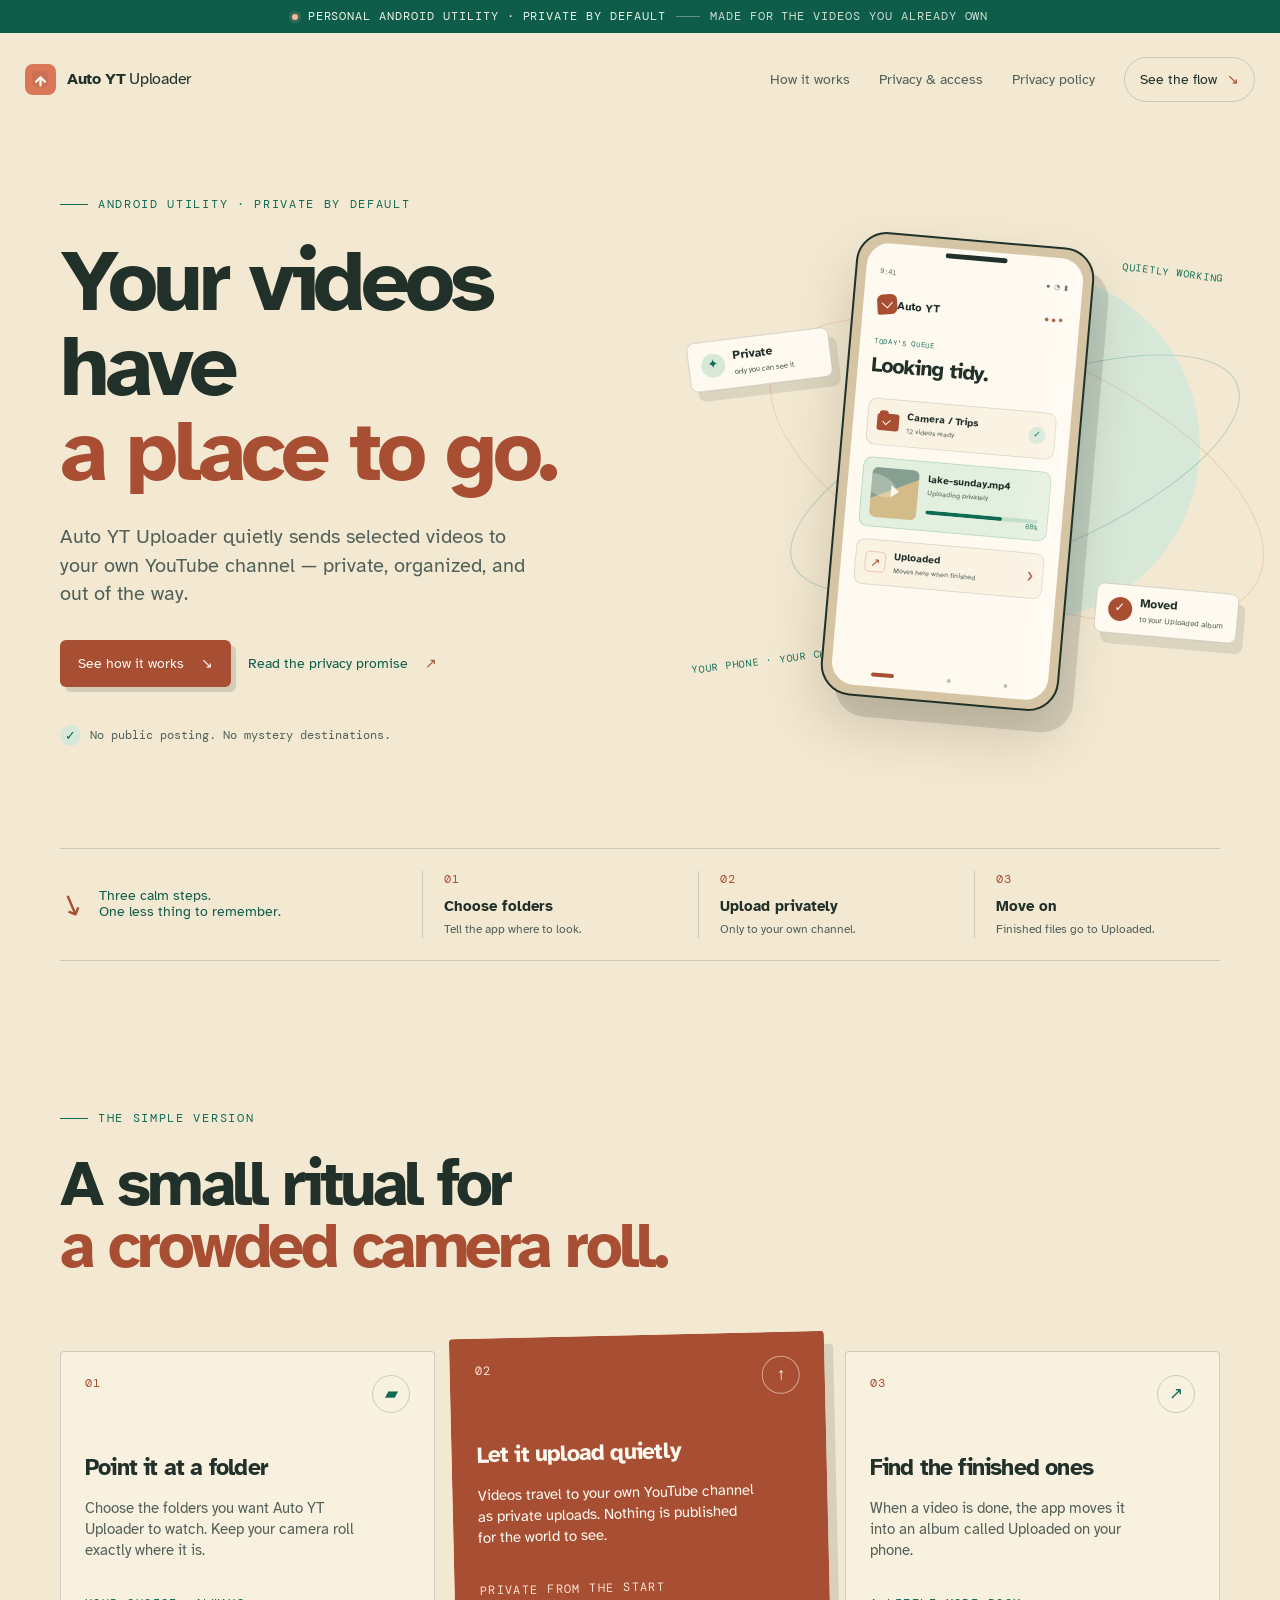
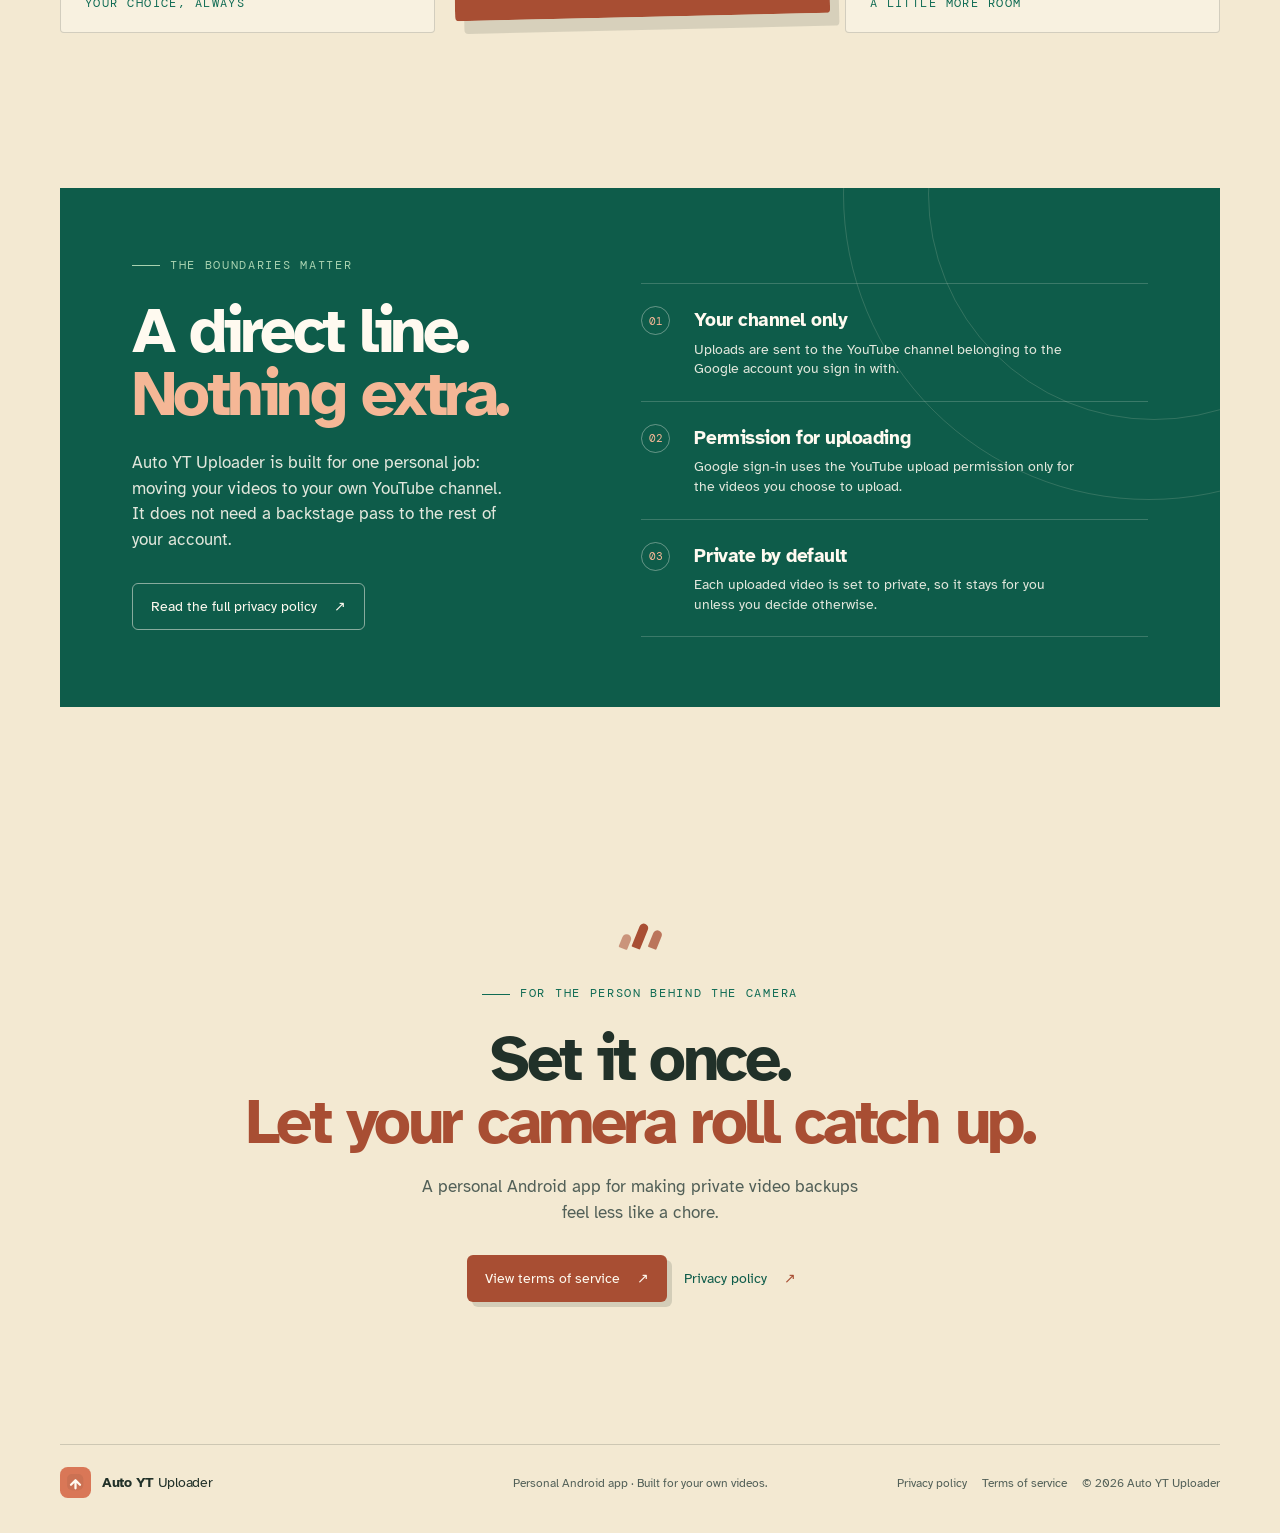
<file: site/index.html>
<!doctype html>
<html lang="en">
<head>
  <meta charset="utf-8">
  <meta name="viewport" content="width=device-width, initial-scale=1">
  <meta name="description" content="Auto YT Uploader is a personal Android app that privately uploads videos from chosen folders to your own YouTube channel, then files them away on your phone.">
  <meta name="theme-color" content="#f3e9d2">
  <title>Auto YT Uploader — A calmer place for your camera roll</title>
  <link rel="stylesheet" href="styles.css">
  <script src="script.js" defer></script>
</head>
<body>
  <a class="skip-link" href="#main">Skip to main content</a>
  <header class="page-header">
  <div class="announcement">
    <span class="announcement-dot"></span>
    <span>Personal Android utility · private by default</span>
    <span class="announcement-line"></span>
    <span class="announcement-detail">Made for the videos you already own</span>
  </div>

  <div class="site-header">
    <a class="brand" href="index.html" aria-label="Auto YT Uploader home">
      <img class="brand-logo" src="logo.svg" alt="" width="31" height="31">
      <span class="brand-name"><strong>Auto YT</strong> Uploader</span>
    </a>

    <button class="menu-toggle" type="button" aria-expanded="false" aria-controls="site-nav" aria-label="Menu">
      <span></span><span></span>
    </button>

    <nav class="site-nav" id="site-nav" aria-label="Primary navigation">
      <a href="#how-it-works">How it works</a>
      <a href="#privacy">Privacy &amp; access</a>
      <a href="privacy.html">Privacy policy</a>
      <a class="nav-pill" href="#how-it-works">See the flow <span aria-hidden="true">↘</span></a>
    </nav>
  </div>
  </header>

  <main id="main" tabindex="-1">
    <section class="hero section-shell" aria-labelledby="hero-title">
      <div class="hero-copy">
        <p class="eyebrow"><span class="eyebrow-rule"></span>Android utility · private by default</p>
        <h1 id="hero-title">Your videos have<br><em>a place to go.</em></h1>
        <p class="hero-lede">Auto YT Uploader quietly sends selected videos to your own YouTube channel — private, organized, and out of the way.</p>
        <div class="hero-actions">
          <a class="button button-primary" href="#how-it-works">See how it works <span aria-hidden="true">↘</span></a>
          <a class="button button-text" href="privacy.html">Read the privacy promise <span aria-hidden="true">↗</span></a>
        </div>
        <div class="hero-note">
          <span class="note-icon" aria-hidden="true">✓</span>
          <span>No public posting. No mystery destinations.</span>
        </div>
      </div>

      <div class="hero-visual" role="img" aria-label="Illustration of the app on a phone: a video uploads privately, then moves to the Uploaded album.">
        <div class="sun-disc" aria-hidden="true"></div>
        <div class="orbit orbit-one" aria-hidden="true"></div>
        <div class="orbit orbit-two" aria-hidden="true"></div>
        <span class="visual-label label-top">quietly working</span>
        <span class="visual-label label-bottom">your phone · your channel</span>

        <div class="phone" aria-hidden="true">
          <div class="phone-speaker"></div>
          <div class="phone-screen">
            <div class="phone-status"><span>9:41</span><span>● ◔ ▮</span></div>
            <div class="phone-appbar">
              <span class="mini-logo"><span></span></span>
              <span>Auto YT</span>
              <span class="appbar-menu">•••</span>
            </div>
            <div class="phone-greeting">
              <span class="tiny-overline">TODAY'S QUEUE</span>
              <strong>Looking tidy.</strong>
            </div>
            <div class="folder-card">
              <div class="folder-icon"><span></span></div>
              <div><strong>Camera / Trips</strong><small>12 videos ready</small></div>
              <span class="folder-check">✓</span>
            </div>
            <div class="upload-card">
              <div class="video-thumb"><span class="play-triangle"></span></div>
              <div class="upload-info"><strong>lake-sunday.mp4</strong><small>Uploading privately</small><div class="progress"><span></span></div><em>68%</em></div>
            </div>
            <div class="album-row"><span class="album-icon">↗</span><div><strong>Uploaded</strong><small>Moves here when finished</small></div><span class="album-arrow">›</span></div>
            <div class="phone-bottom-nav"><span class="active"></span><span></span><span></span></div>
          </div>
        </div>

        <div class="floating-card card-private"><span class="floating-icon">✦</span><div><strong>Private</strong><small>only you can see it</small></div></div>
        <div class="floating-card card-done"><span class="done-check">✓</span><div><strong>Moved</strong><small>to your Uploaded album</small></div></div>
      </div>
    </section>

    <section class="proof-strip section-shell" aria-label="Key product promises">
      <div class="proof-intro"><span class="scribble-arrow" aria-hidden="true">↘</span><span>Three calm steps.<br>One less thing to remember.</span></div>
      <ol class="proof-list" role="list">
        <li class="proof-item"><span class="proof-number" aria-hidden="true">01</span><strong>Choose folders</strong><small>Tell the app where to look.</small></li>
        <li class="proof-item"><span class="proof-number" aria-hidden="true">02</span><strong>Upload privately</strong><small>Only to your own channel.</small></li>
        <li class="proof-item"><span class="proof-number" aria-hidden="true">03</span><strong>Move on</strong><small>Finished files go to Uploaded.</small></li>
      </ol>
    </section>

    <section class="steps section-shell" id="how-it-works" aria-labelledby="steps-title">
      <div class="section-heading">
        <p class="eyebrow"><span class="eyebrow-rule"></span>The simple version</p>
        <h2 id="steps-title">A small ritual for<br><em>a crowded camera roll.</em></h2>
      </div>
      <ol class="step-list" role="list">
        <li class="step-card">
          <div class="step-topline"><span class="step-index" aria-hidden="true">01</span><span class="step-icon icon-folder" aria-hidden="true">▰</span></div>
          <h3>Point it at a folder</h3>
          <p>Choose the folders you want Auto YT Uploader to watch. Keep your camera roll exactly where it is.</p>
          <span class="step-caption">Your choice, always</span>
        </li>
        <li class="step-card step-card-featured">
          <div class="step-topline"><span class="step-index" aria-hidden="true">02</span><span class="step-icon icon-cloud" aria-hidden="true">↑</span></div>
          <h3>Let it upload quietly</h3>
          <p>Videos travel to your own YouTube channel as private uploads. Nothing is published for the world to see.</p>
          <span class="step-caption">Private from the start</span>
        </li>
        <li class="step-card">
          <div class="step-topline"><span class="step-index" aria-hidden="true">03</span><span class="step-icon icon-archive" aria-hidden="true">↗</span></div>
          <h3>Find the finished ones</h3>
          <p>When a video is done, the app moves it into an album called Uploaded on your phone.</p>
          <span class="step-caption">A little more room</span>
        </li>
      </ol>
    </section>

    <section class="privacy section-shell" id="privacy" aria-labelledby="privacy-title">
      <div class="privacy-panel">
        <div class="privacy-main">
          <p class="eyebrow eyebrow-light"><span class="eyebrow-rule"></span>The boundaries matter</p>
          <h2 id="privacy-title">A direct line.<br><em>Nothing extra.</em></h2>
          <p>Auto YT Uploader is built for one personal job: moving your videos to your own YouTube channel. It does not need a backstage pass to the rest of your account.</p>
          <a class="button button-light" href="privacy.html">Read the full privacy policy <span aria-hidden="true">↗</span></a>
        </div>
        <div class="privacy-list">
          <div class="privacy-row"><span class="privacy-badge" aria-hidden="true">01</span><div><h3>Your channel only</h3><p>Uploads are sent to the YouTube channel belonging to the Google account you sign in with.</p></div></div>
          <div class="privacy-row"><span class="privacy-badge" aria-hidden="true">02</span><div><h3>Permission for uploading</h3><p>Google sign-in uses the YouTube upload permission only for the videos you choose to upload.</p></div></div>
          <div class="privacy-row"><span class="privacy-badge" aria-hidden="true">03</span><div><h3>Private by default</h3><p>Each uploaded video is set to private, so it stays for you unless you decide otherwise.</p></div></div>
        </div>
      </div>
    </section>

    <section class="closing section-shell" aria-labelledby="closing-title">
      <div class="closing-mark" aria-hidden="true"><span></span><span></span><span></span></div>
      <p class="eyebrow"><span class="eyebrow-rule"></span>For the person behind the camera</p>
      <h2 id="closing-title">Set it once.<br><em>Let your camera roll catch up.</em></h2>
      <p class="closing-copy">A personal Android app for making private video backups feel less like a chore.</p>
      <div class="closing-links"><a class="button button-primary" href="terms.html">View terms of service <span aria-hidden="true">↗</span></a><a class="button button-text" href="privacy.html">Privacy policy <span aria-hidden="true">↗</span></a></div>
    </section>
  </main>

  <footer class="site-footer section-shell">
    <a class="brand brand-footer" href="index.html" aria-label="Auto YT Uploader home"><img class="brand-logo" src="logo.svg" alt="" width="31" height="31"><span class="brand-name"><strong>Auto YT</strong> Uploader</span></a>
    <p>Personal Android app · Built for your own videos.</p>
    <div class="footer-links"><a href="privacy.html">Privacy policy</a><a href="terms.html">Terms of service</a><span>© <span id="year"></span> Auto YT Uploader</span></div>
  </footer>
</body>
</html>
</file>
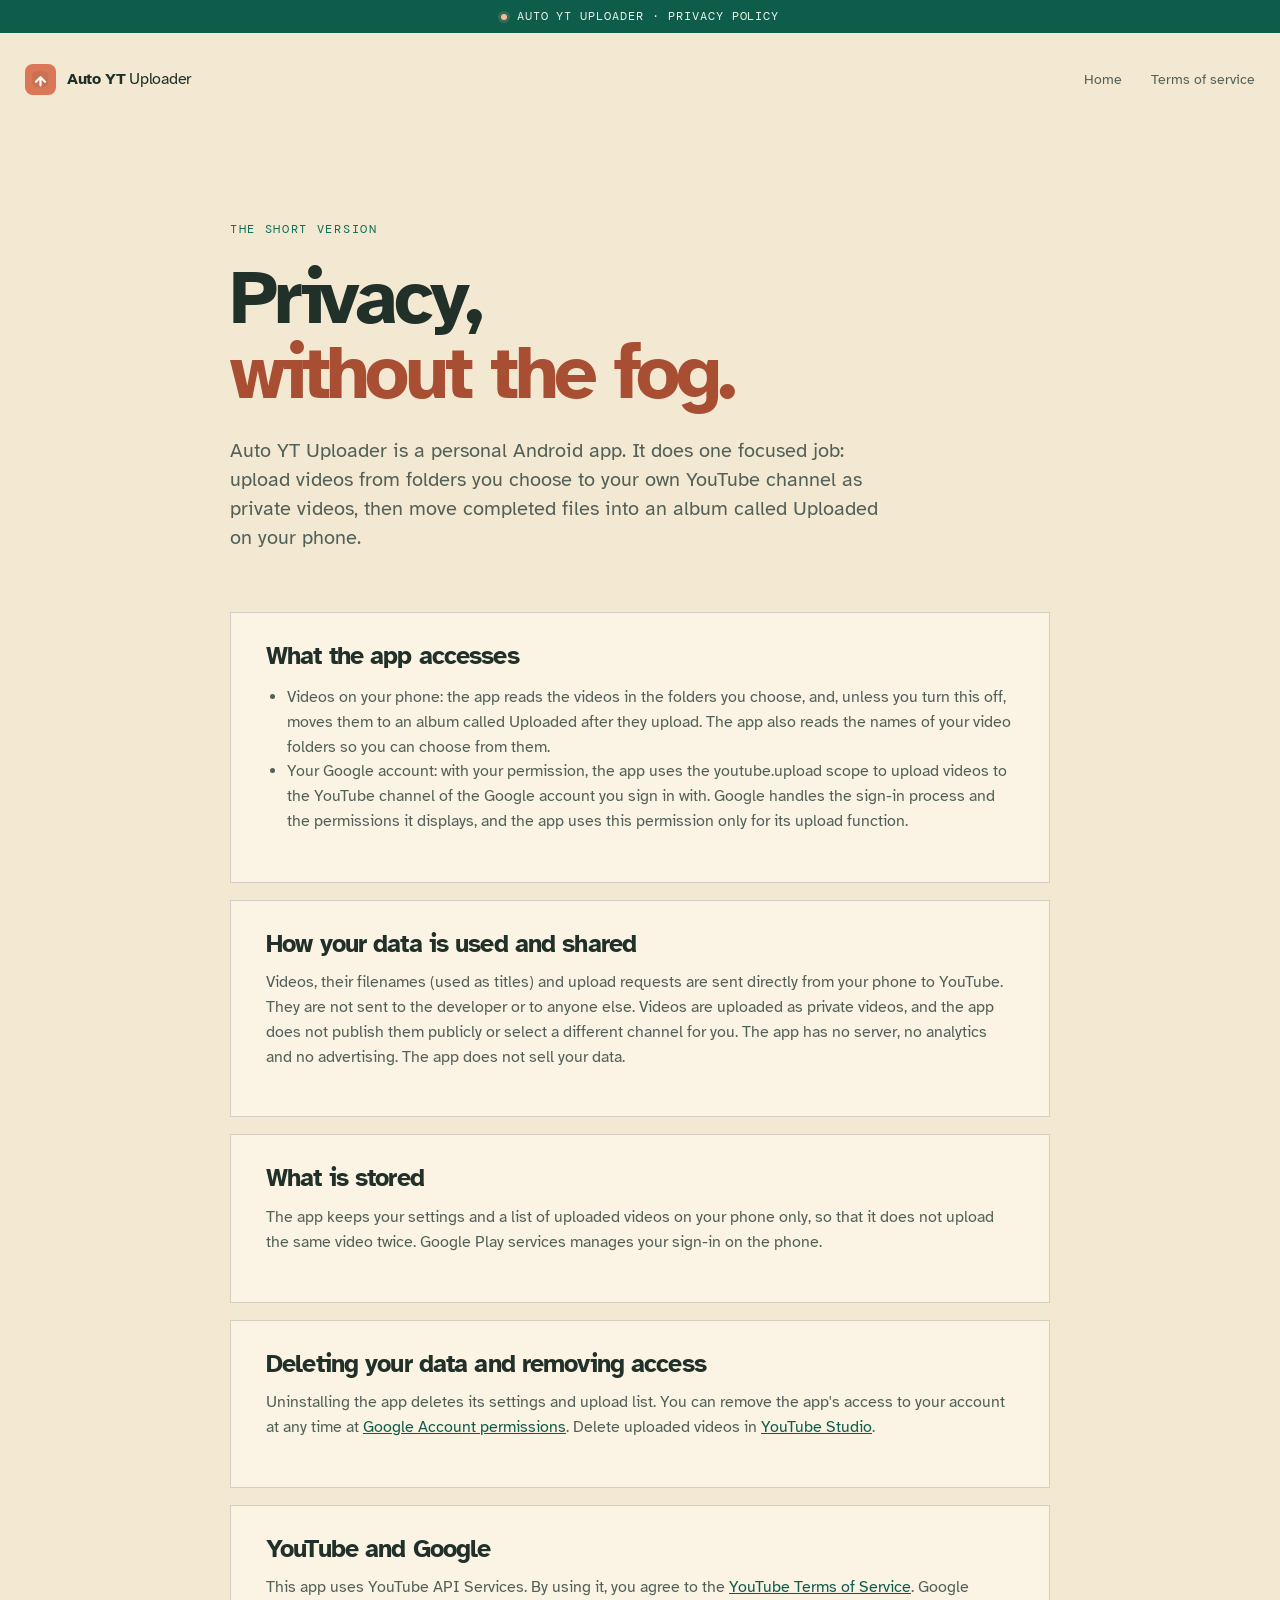
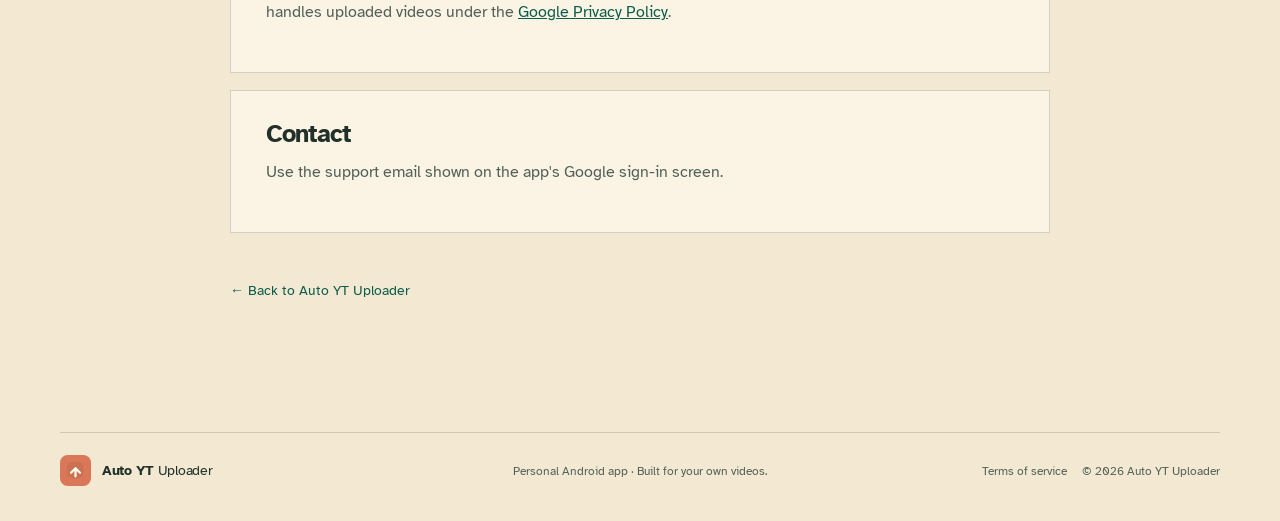
<file: site/privacy.html>
<!doctype html>
<html lang="en" class="legal-page">
<head>
  <meta charset="utf-8">
  <meta name="viewport" content="width=device-width, initial-scale=1">
  <meta name="description" content="Privacy policy for Auto YT Uploader.">
  <meta name="theme-color" content="#f3e9d2">
  <title>Privacy policy — Auto YT Uploader</title>
  <link rel="stylesheet" href="styles.css">
  <script src="script.js" defer></script>
</head>
<body>
  <a class="skip-link" href="#main">Skip to main content</a>
  <header class="page-header">
  <div class="announcement"><span class="announcement-dot"></span><span>Auto YT Uploader · privacy policy</span></div>
  <div class="site-header">
    <a class="brand" href="index.html" aria-label="Auto YT Uploader home"><img class="brand-logo" src="logo.svg" alt="" width="31" height="31"><span class="brand-name"><strong>Auto YT</strong> Uploader</span></a>
    <nav class="site-nav" aria-label="Legal navigation"><a href="index.html">Home</a><a href="terms.html">Terms of service</a></nav>
  </div>
  </header>
  <main class="legal-wrap section-shell" id="main" tabindex="-1">
    <p class="legal-kicker">The short version</p>
    <h1>Privacy,<br><em>without the fog.</em></h1>
    <p class="legal-intro">Auto YT Uploader is a personal Android app. It does one focused job: upload videos from folders you choose to your own YouTube channel as private videos, then move completed files into an album called Uploaded on your phone.</p>
    <section class="legal-card"><h2>What the app accesses</h2><ul><li>Videos on your phone: the app reads the videos in the folders you choose, and, unless you turn this off, moves them to an album called Uploaded after they upload. The app also reads the names of your video folders so you can choose from them.</li><li>Your Google account: with your permission, the app uses the youtube.upload scope to upload videos to the YouTube channel of the Google account you sign in with. Google handles the sign-in process and the permissions it displays, and the app uses this permission only for its upload function.</li></ul></section>
    <section class="legal-card"><h2>How your data is used and shared</h2><p>Videos, their filenames (used as titles) and upload requests are sent directly from your phone to YouTube. They are not sent to the developer or to anyone else. Videos are uploaded as private videos, and the app does not publish them publicly or select a different channel for you. The app has no server, no analytics and no advertising. The app does not sell your data.</p></section>
    <section class="legal-card"><h2>What is stored</h2><p>The app keeps your settings and a list of uploaded videos on your phone only, so that it does not upload the same video twice. Google Play services manages your sign-in on the phone.</p></section>
    <section class="legal-card"><h2>Deleting your data and removing access</h2><p>Uninstalling the app deletes its settings and upload list. You can remove the app's access to your account at any time at <a href="https://myaccount.google.com/permissions">Google Account permissions</a>. Delete uploaded videos in <a href="https://studio.youtube.com">YouTube Studio</a>.</p></section>
    <section class="legal-card"><h2>YouTube and Google</h2><p>This app uses YouTube API Services. By using it, you agree to the <a href="https://www.youtube.com/t/terms">YouTube Terms of Service</a>. Google handles uploaded videos under the <a href="https://policies.google.com/privacy">Google Privacy Policy</a>.</p></section>
    <section class="legal-card"><h2>Contact</h2><p>Use the support email shown on the app's Google sign-in screen.</p></section>
    <a class="legal-back" href="index.html">← Back to Auto YT Uploader</a>
  </main>
  <footer class="site-footer section-shell"><a class="brand brand-footer" href="index.html" aria-label="Auto YT Uploader home"><img class="brand-logo" src="logo.svg" alt="" width="31" height="31"><span class="brand-name"><strong>Auto YT</strong> Uploader</span></a><p>Personal Android app · Built for your own videos.</p><div class="footer-links"><a href="terms.html">Terms of service</a><span>© <span id="year"></span> Auto YT Uploader</span></div></footer>
</body>
</html>
</file>
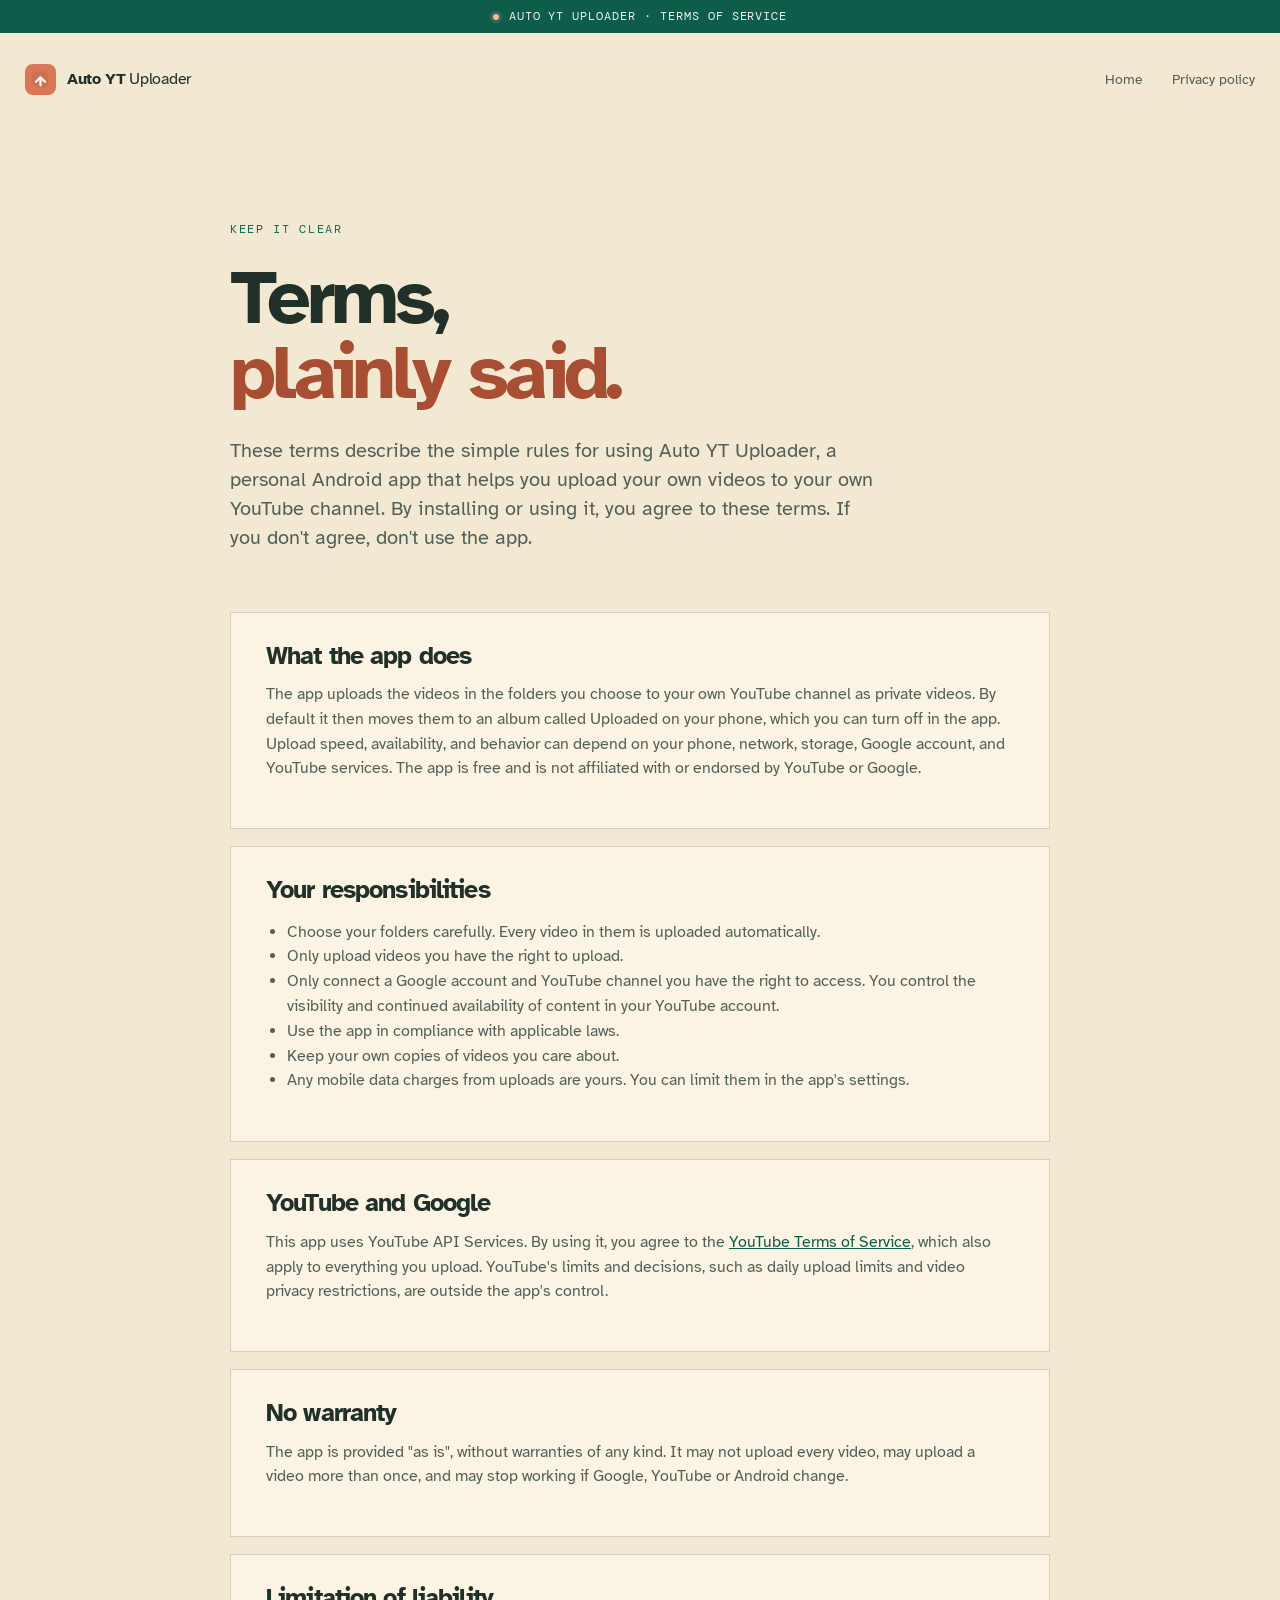
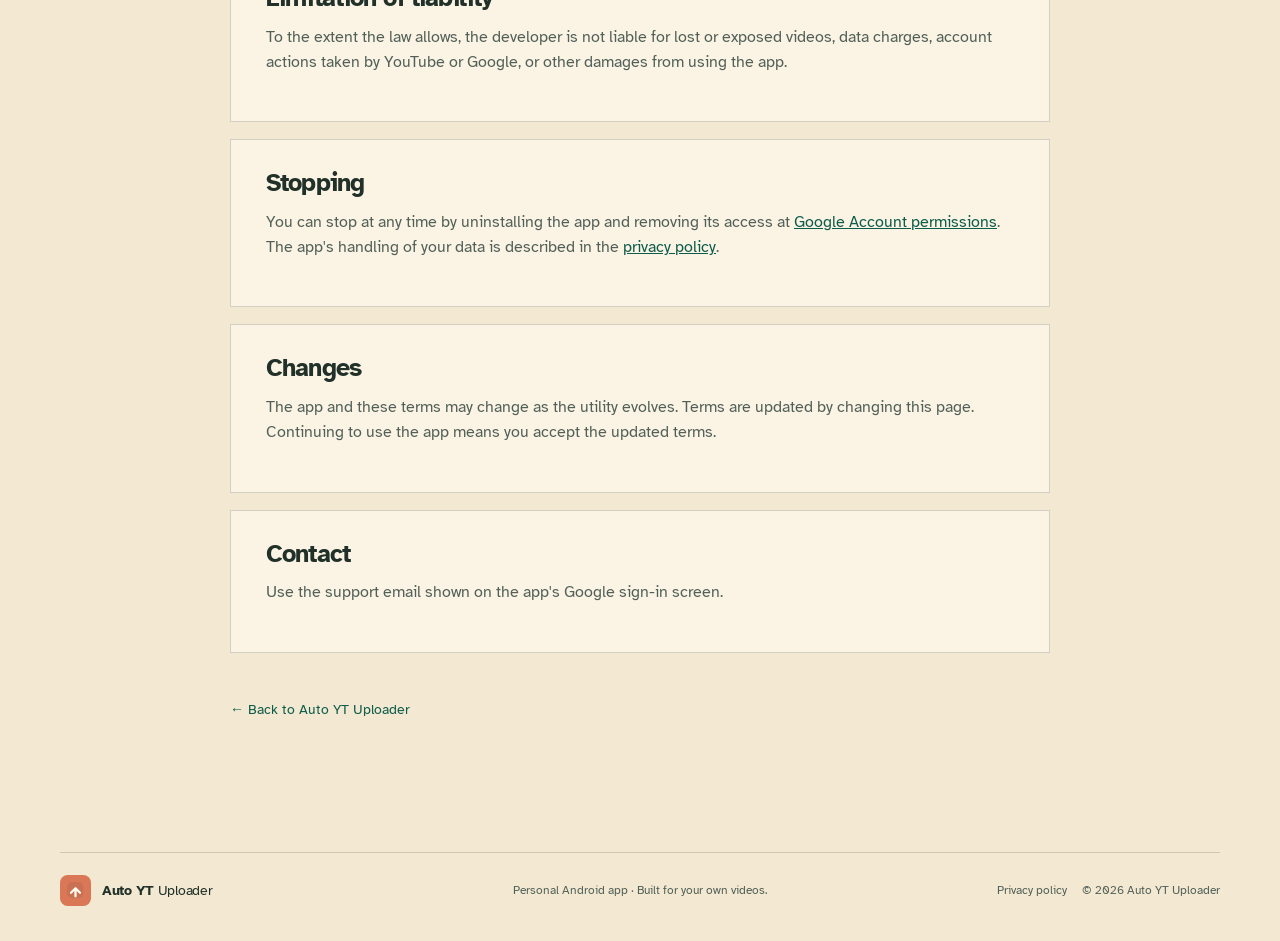
<file: site/terms.html>
<!doctype html>
<html lang="en" class="legal-page">
<head>
  <meta charset="utf-8">
  <meta name="viewport" content="width=device-width, initial-scale=1">
  <meta name="description" content="Terms of service for Auto YT Uploader.">
  <meta name="theme-color" content="#f3e9d2">
  <title>Terms of service — Auto YT Uploader</title>
  <link rel="stylesheet" href="styles.css">
  <script src="script.js" defer></script>
</head>
<body>
  <a class="skip-link" href="#main">Skip to main content</a>
  <header class="page-header">
  <div class="announcement"><span class="announcement-dot"></span><span>Auto YT Uploader · terms of service</span></div>
  <div class="site-header">
    <a class="brand" href="index.html" aria-label="Auto YT Uploader home"><img class="brand-logo" src="logo.svg" alt="" width="31" height="31"><span class="brand-name"><strong>Auto YT</strong> Uploader</span></a>
    <nav class="site-nav" aria-label="Legal navigation"><a href="index.html">Home</a><a href="privacy.html">Privacy policy</a></nav>
  </div>
  </header>
  <main class="legal-wrap section-shell" id="main" tabindex="-1">
    <p class="legal-kicker">Keep it clear</p>
    <h1>Terms,<br><em>plainly said.</em></h1>
    <p class="legal-intro">These terms describe the simple rules for using Auto YT Uploader, a personal Android app that helps you upload your own videos to your own YouTube channel. By installing or using it, you agree to these terms. If you don't agree, don't use the app.</p>
    <section class="legal-card"><h2>What the app does</h2><p>The app uploads the videos in the folders you choose to your own YouTube channel as private videos. By default it then moves them to an album called Uploaded on your phone, which you can turn off in the app. Upload speed, availability, and behavior can depend on your phone, network, storage, Google account, and YouTube services. The app is free and is not affiliated with or endorsed by YouTube or Google.</p></section>
    <section class="legal-card"><h2>Your responsibilities</h2><ul><li>Choose your folders carefully. Every video in them is uploaded automatically.</li><li>Only upload videos you have the right to upload.</li><li>Only connect a Google account and YouTube channel you have the right to access. You control the visibility and continued availability of content in your YouTube account.</li><li>Use the app in compliance with applicable laws.</li><li>Keep your own copies of videos you care about.</li><li>Any mobile data charges from uploads are yours. You can limit them in the app's settings.</li></ul></section>
    <section class="legal-card"><h2>YouTube and Google</h2><p>This app uses YouTube API Services. By using it, you agree to the <a href="https://www.youtube.com/t/terms">YouTube Terms of Service</a>, which also apply to everything you upload. YouTube's limits and decisions, such as daily upload limits and video privacy restrictions, are outside the app's control.</p></section>
    <section class="legal-card"><h2>No warranty</h2><p>The app is provided "as is", without warranties of any kind. It may not upload every video, may upload a video more than once, and may stop working if Google, YouTube or Android change.</p></section>
    <section class="legal-card"><h2>Limitation of liability</h2><p>To the extent the law allows, the developer is not liable for lost or exposed videos, data charges, account actions taken by YouTube or Google, or other damages from using the app.</p></section>
    <section class="legal-card"><h2>Stopping</h2><p>You can stop at any time by uninstalling the app and removing its access at <a href="https://myaccount.google.com/permissions">Google Account permissions</a>. The app's handling of your data is described in the <a href="privacy.html">privacy policy</a>.</p></section>
    <section class="legal-card"><h2>Changes</h2><p>The app and these terms may change as the utility evolves. Terms are updated by changing this page. Continuing to use the app means you accept the updated terms.</p></section>
    <section class="legal-card"><h2>Contact</h2><p>Use the support email shown on the app's Google sign-in screen.</p></section>
    <a class="legal-back" href="index.html">← Back to Auto YT Uploader</a>
  </main>
  <footer class="site-footer section-shell"><a class="brand brand-footer" href="index.html" aria-label="Auto YT Uploader home"><img class="brand-logo" src="logo.svg" alt="" width="31" height="31"><span class="brand-name"><strong>Auto YT</strong> Uploader</span></a><p>Personal Android app · Built for your own videos.</p><div class="footer-links"><a href="privacy.html">Privacy policy</a><span>© <span id="year"></span> Auto YT Uploader</span></div></footer>
</body>
</html>
</file>
<file: site/styles.css>
@import url('https://fonts.googleapis.com/css2?family=Atkinson+Hyperlegible:wght@400;700&family=DM+Mono:wght@400;500&display=swap');

:root {
  --paper: #f3e9d2;
  --paper-deep: #eadbbc;
  --ink: #213129;
  --ink-soft: #526058;
  --rust: #a84e33;
  --rust-dark: #96442c;
  --green: #0f6b54;
  --green-deep: #0e5c4a;
  --mint: #d7e8d8;
  --cream: #fffaf0;
  --line: rgba(33, 49, 41, .18);
  --shadow: 0 22px 60px rgba(63, 49, 30, .13);
  --display: 'Atkinson Hyperlegible', 'Trebuchet MS', sans-serif;
  --mono: 'DM Mono', 'SFMono-Regular', Consolas, monospace;
}

* { box-sizing: border-box; }
html { scroll-behavior: smooth; }
body { margin: 0; background: var(--paper); color: var(--ink); font-family: var(--display); font-size: 17px; line-height: 1.5; }
a { color: inherit; text-decoration: none; }
button { font: inherit; }
main { overflow-x: clip; }
main:focus { outline: 0; }
:focus-visible { outline: 3px solid var(--ink); outline-offset: 3px; border-radius: 2px; }
.privacy-panel :focus-visible { outline-color: var(--cream); }
.skip-link { transition-property: none; position: absolute; top: -100px; left: 16px; z-index: 20; padding: 12px 16px; background: var(--ink); color: var(--cream); border-radius: 6px; font-size: 16px; }
.skip-link:focus { top: 8px; }
.skip-link:focus-visible { outline-color: var(--rust); }
::selection { background: var(--rust); color: var(--cream); }

body::before { content: ''; position: fixed; inset: 0; pointer-events: none; opacity: .34; background-image: radial-gradient(rgba(33,49,41,.12) .65px, transparent .65px); background-size: 12px 12px; mask-image: linear-gradient(to bottom, black, transparent 72%); z-index: -1; }
.section-shell { width: min(1160px, calc(100% - 72px)); margin-inline: auto; }

.announcement { min-height: 33px; padding: 7px 32px; display: flex; align-items: center; justify-content: center; gap: 10px; background: var(--green-deep); color: #edf5e9; font: 12px/1.3 var(--mono); letter-spacing: .08em; text-transform: uppercase; }
.announcement-dot { width: 6px; height: 6px; border-radius: 50%; background: #f7b997; box-shadow: 0 0 0 3px rgba(247,185,151,.16); }
.announcement-line { width: 24px; height: 1px; background: rgba(237,245,233,.35); }
.announcement-detail { color: rgba(237,245,233,.85); }

.site-header { width: min(1230px, calc(100% - 48px)); margin: 0 auto; min-height: 92px; display: flex; align-items: center; justify-content: space-between; position: relative; z-index: 10; }
.brand { display: inline-flex; align-items: center; gap: 11px; font-size: 16px; letter-spacing: -.02em; }
.brand-name { color: var(--ink); }
.brand-name strong { font-weight: 700; }
.brand-logo { display: block; flex: none; }
.site-nav { display: flex; align-items: center; gap: 29px; font-size: 14px; }
.site-nav a, .footer-links a, .legal-back { display: inline-flex; align-items: center; min-height: 24px; }
.site-nav a:not(.nav-pill), .footer-links a { color: var(--ink-soft); transition: color .2s ease; }
.site-nav a:not(.nav-pill):hover, .footer-links a:hover { color: var(--rust-dark); }
.nav-pill { padding: 11px 15px; border: 1px solid var(--line); border-radius: 999px; color: var(--ink); transition: background .2s ease, border-color .2s ease, transform .2s ease; }
.nav-pill:hover { background: rgba(255,250,240,.7); border-color: rgba(33,49,41,.35); transform: translateY(-2px); }
.nav-pill span { margin-left: 10px; color: var(--rust); }
.menu-toggle { display: none; background: none; border: 0; padding: 7px; cursor: pointer; }
.menu-toggle span { display: block; width: 22px; height: 2px; background: var(--ink); margin: 5px; }

.hero { min-height: 600px; padding: 72px 0 102px; display: grid; grid-template-columns: minmax(0, .94fr) minmax(410px, .86fr); gap: 62px; align-items: center; }
.eyebrow { margin: 0 0 26px; display: flex; align-items: center; gap: 10px; color: var(--green); font: 12px/1.3 var(--mono); letter-spacing: .14em; text-transform: uppercase; }
.eyebrow-rule { width: 28px; height: 1px; background: currentColor; display: inline-block; }
h1, h2, h3, p { margin-top: 0; }
h1, h2 { letter-spacing: -.055em; line-height: .98; font-weight: 700; }
h1 { font-size: clamp(4rem, 6.8vw, 6.65rem); margin-bottom: 29px; max-width: 720px; }
h1 em, h2 em { font-style: normal; color: var(--rust); }
.hero-lede { max-width: 475px; color: var(--ink-soft); font-size: 20px; line-height: 1.42; margin-bottom: 31px; }
.hero-actions, .closing-links { display: flex; gap: 17px; align-items: center; flex-wrap: wrap; }
.button { display: inline-flex; align-items: center; gap: 17px; min-height: 47px; padding: 0 18px; border-radius: 6px; font-size: 14px; transition: transform .2s ease, box-shadow .2s ease, background .2s ease; }
.button:hover { transform: translateY(-3px); }
.button-primary { background: var(--rust); color: var(--cream); box-shadow: 5px 5px 0 rgba(33,49,41,.15); }
.button-primary:hover { background: var(--rust-dark); box-shadow: 7px 7px 0 rgba(33,49,41,.15); }
.button-text { padding-left: 0; color: var(--green-deep); }
.button-text span { color: var(--rust); }
.hero-note { display: flex; align-items: center; gap: 9px; margin-top: 38px; color: var(--ink-soft); font: 12px var(--mono); }
.note-icon { display: grid; place-items: center; width: 21px; height: 21px; border-radius: 50%; background: var(--mint); color: var(--green); font-size: 13px; }

.hero-visual { min-height: 500px; position: relative; display: grid; place-items: center; }
.sun-disc { width: 350px; height: 350px; border-radius: 50%; background: var(--mint); position: absolute; top: 50px; right: 20px; }
.orbit { position: absolute; border: 1px solid rgba(22,125,99,.25); border-radius: 50%; transform: rotate(-22deg); }
.orbit-one { width: 480px; height: 170px; top: 168px; right: -35px; }
.orbit-two { width: 530px; height: 240px; top: 130px; right: -62px; transform: rotate(24deg); border-color: rgba(217,119,87,.25); }
.visual-label { position: absolute; font: 10px var(--mono); color: var(--green); letter-spacing: .08em; text-transform: uppercase; z-index: 2; }
.label-top { right: -4px; top: 45px; transform: rotate(7deg); }
.label-bottom { left: -4px; bottom: 55px; transform: rotate(-7deg); }
.phone { width: 239px; height: 465px; padding: 9px; border: 2px solid var(--ink); border-radius: 31px; background: #d5c5a4; transform: rotate(5deg); position: relative; z-index: 3; box-shadow: 16px 20px 0 rgba(33,49,41,.15), 0 28px 55px rgba(70,52,31,.2); }
.phone-speaker { position: absolute; top: 14px; left: 50%; width: 62px; height: 5px; border-radius: 10px; background: var(--ink); transform: translateX(-50%); z-index: 4; }
.phone-screen { height: 100%; border-radius: 23px; background: var(--cream); overflow: hidden; padding: 24px 14px 12px; position: relative; }
.phone-screen::after { content: ''; position: absolute; top: 0; right: 0; width: 50px; height: 100%; background: linear-gradient(90deg, transparent, rgba(255,255,255,.25)); pointer-events: none; }
.phone-status, .phone-appbar, .phone-bottom-nav { display: flex; justify-content: space-between; align-items: center; font: 7px var(--mono); color: var(--ink-soft); }
.phone-appbar { padding: 18px 0 15px; color: var(--ink); font: 700 11px var(--display); }
.mini-logo { width: 20px; height: 20px; border-radius: 6px 6px 6px 2px; background: var(--rust); display: grid; place-items: center; transform: rotate(-8deg); }
.mini-logo span { width: 8px; height: 8px; border-left: 1px solid var(--cream); border-bottom: 1px solid var(--cream); transform: rotate(-45deg) translate(1px,-1px); }
.appbar-menu { margin-left: auto; color: var(--rust); letter-spacing: 2px; }
.phone-greeting { margin: 8px 0 16px; }
.tiny-overline { display: block; font: 7px var(--mono); letter-spacing: .1em; color: var(--green); margin-bottom: 4px; }
.phone-greeting strong { font-size: 21px; letter-spacing: -.05em; }
.folder-card, .upload-card, .album-row { border: 1px solid rgba(33,49,41,.13); border-radius: 9px; background: rgba(243,233,210,.46); }
.folder-card { display: flex; align-items: center; gap: 8px; padding: 10px 9px; margin-bottom: 12px; }
.folder-card strong, .upload-card strong, .album-row strong { display: block; font-size: 10px; line-height: 1.1; }
.folder-card small, .upload-card small, .album-row small { color: var(--ink-soft); display: block; font-size: 7px; margin-top: 4px; }
.folder-icon { width: 22px; height: 17px; background: var(--rust); border-radius: 3px; position: relative; flex: 0 0 auto; }
.folder-icon::before { content: ''; position: absolute; top: -3px; left: 2px; width: 9px; height: 5px; border-radius: 3px 3px 0 0; background: var(--rust); }
.folder-icon span { position: absolute; left: 6px; top: 5px; width: 7px; height: 5px; border-left: 1px solid var(--cream); border-bottom: 1px solid var(--cream); transform: rotate(-45deg); }
.folder-check { margin-left: auto; width: 17px; height: 17px; border-radius: 50%; display: grid; place-items: center; background: var(--mint); color: var(--green); font-size: 9px; }
.upload-card { padding: 9px; display: flex; gap: 9px; background: #e3f0df; border-color: rgba(22,125,99,.19); }
.video-thumb { width: 47px; height: 50px; border-radius: 6px; background: linear-gradient(155deg, #879f91 0 43%, #d3bc89 44% 100%); position: relative; overflow: hidden; flex: 0 0 auto; }
.video-thumb::after { content: ''; position: absolute; width: 35px; height: 20px; border-radius: 50%; background: rgba(255,250,240,.28); top: 8px; left: -9px; transform: rotate(22deg); }
.play-triangle { position: absolute; z-index: 1; top: 17px; left: 20px; border-left: 8px solid var(--cream); border-top: 6px solid transparent; border-bottom: 6px solid transparent; }
.upload-info { flex: 1; min-width: 0; position: relative; padding-top: 2px; }
.upload-info strong { white-space: nowrap; overflow: hidden; text-overflow: ellipsis; }
.progress { height: 4px; border-radius: 8px; background: rgba(22,125,99,.16); margin-top: 11px; overflow: hidden; }
.progress span { display: block; height: 100%; width: 68%; background: var(--green); border-radius: inherit; }
.upload-info em { position: absolute; right: 0; bottom: -1px; font: 7px var(--mono); font-style: normal; color: var(--green); }
.album-row { display: flex; align-items: center; gap: 8px; padding: 9px; margin-top: 12px; }
.album-icon { width: 21px; height: 21px; display: grid; place-items: center; color: var(--rust); border: 1px solid rgba(217,119,87,.35); border-radius: 5px; font-size: 12px; }
.album-arrow { margin-left: auto; color: var(--rust); font-size: 20px; line-height: .8; }
.phone-bottom-nav { position: absolute; left: 14px; right: 14px; bottom: 10px; justify-content: space-around; }
.phone-bottom-nav span { width: 4px; height: 4px; background: rgba(33,49,41,.3); border-radius: 50%; }
.phone-bottom-nav .active { width: 23px; border-radius: 6px; background: var(--rust); }
.floating-card { position: absolute; z-index: 4; display: flex; align-items: center; gap: 8px; padding: 10px 12px; min-width: 143px; background: var(--cream); border: 1px solid rgba(33,49,41,.18); border-radius: 8px; box-shadow: 7px 10px 0 rgba(33,49,41,.11); }
.floating-card strong { display: block; font-size: 12px; line-height: 1; }
.floating-card small { display: block; color: var(--ink-soft); font-size: 8px; margin-top: 4px; }
.floating-icon, .done-check { display: grid; place-items: center; width: 24px; height: 24px; border-radius: 50%; background: var(--mint); color: var(--green); font-size: 13px; }
.card-private { top: 114px; left: -7px; transform: rotate(-7deg); }
.card-done { right: -18px; bottom: 83px; transform: rotate(5deg); }
.done-check { background: var(--rust); color: var(--cream); }

.proof-strip { border-top: 1px solid var(--line); border-bottom: 1px solid var(--line); padding: 22px 0; display: grid; grid-template-columns: 1.25fr 3fr; gap: 30px; align-items: center; }
.proof-list { margin: 0; padding: 0; list-style: none; display: grid; grid-template-columns: repeat(3, 1fr); gap: 30px; }
.proof-intro { display: flex; align-items: center; gap: 15px; color: var(--green-deep); font-size: 14px; line-height: 1.18; }
.scribble-arrow { color: var(--rust); font-size: 29px; transform: rotate(22deg); display: inline-block; }
.proof-item { padding-left: 21px; border-left: 1px solid var(--line); }
.proof-number, .step-index { display: block; color: var(--rust); font: 12px var(--mono); letter-spacing: .08em; margin-bottom: 8px; }
.proof-item strong { display: block; font-size: 15px; }
.proof-item small { display: block; color: var(--ink-soft); font-size: 12px; margin-top: 3px; }

.steps { padding: 150px 0 155px; }
.section-heading h2, .privacy-main h2, .closing h2 { font-size: clamp(3rem, 5vw, 5rem); margin-bottom: 0; }
.step-list { display: grid; grid-template-columns: repeat(3, 1fr); gap: 17px; margin: 73px 0 0; padding: 0; list-style: none; }
.step-card { min-height: 282px; padding: 23px 24px 21px; background: rgba(255,250,240,.46); border: 1px solid var(--line); border-radius: 4px; display: flex; flex-direction: column; transition: transform .25s ease, box-shadow .25s ease; }
.step-card:hover { transform: translateY(-7px); box-shadow: 10px 12px 0 rgba(33,49,41,.1); }
.step-card-featured { background: var(--rust); color: var(--cream); transform: translateY(-16px) rotate(-1.3deg); border-color: transparent; box-shadow: 9px 13px 0 rgba(33,49,41,.13); }
.step-card-featured:hover { transform: translateY(-23px) rotate(-1.3deg); }
.step-card-featured .step-index, .step-card-featured .step-caption { color: #ffe3d3; }
.step-topline { display: flex; justify-content: space-between; align-items: start; }
.step-icon { width: 38px; height: 38px; border: 1px solid rgba(33,49,41,.2); border-radius: 50%; display: grid; place-items: center; color: var(--green); font-size: 17px; }
.step-card-featured .step-icon { color: var(--cream); border-color: rgba(255,250,240,.5); }
.step-card h3 { margin: 38px 0 12px; font-size: 23px; letter-spacing: -.035em; }
.step-card p { max-width: 280px; margin-bottom: 23px; color: var(--ink-soft); font-size: 15px; line-height: 1.42; }
.step-card-featured p { color: var(--cream); }
.step-caption { color: var(--green); font: 12px var(--mono); letter-spacing: .12em; margin-top: auto; text-transform: uppercase; }

.privacy { padding-bottom: 150px; }
.privacy-panel { background: var(--green-deep); color: var(--cream); padding: 70px 72px; display: grid; grid-template-columns: .92fr 1.08fr; gap: 78px; position: relative; overflow: hidden; }
.privacy-panel::before, .privacy-panel::after { content: ''; position: absolute; border: 1px solid rgba(243,233,210,.16); border-radius: 50%; pointer-events: none; }
.privacy-panel::before { width: 450px; height: 450px; right: -160px; top: -220px; }
.privacy-panel::after { width: 610px; height: 610px; right: -235px; top: -300px; }
.eyebrow-light { color: #a8d2b0; }
.privacy-main { position: relative; z-index: 1; }
.privacy-main h2 { margin-bottom: 25px; }
.privacy-main h2 em { color: #f5b796; }
.privacy-main > p:not(.eyebrow) { max-width: 380px; color: rgba(255,250,240,.88); line-height: 1.5; margin-bottom: 31px; }
.button-light { border: 1px solid rgba(255,250,240,.5); color: var(--cream); }
.button-light:hover { background: rgba(255,250,240,.12); }
.privacy-list { position: relative; z-index: 1; padding-top: 25px; }
.privacy-row { display: grid; grid-template-columns: 35px 1fr; gap: 18px; padding: 22px 0; border-top: 1px solid rgba(255,250,240,.19); }
.privacy-row:last-child { border-bottom: 1px solid rgba(255,250,240,.19); }
.privacy-badge { width: 29px; height: 29px; border: 1px solid rgba(255,250,240,.36); border-radius: 50%; display: grid; place-items: center; color: #f5b796; font: 11px var(--mono); }
.privacy-row h3 { margin: 0 0 5px; font-size: 19px; letter-spacing: -.025em; }
.privacy-row p { margin: 0; max-width: 390px; color: rgba(255,250,240,.88); font-size: 14px; line-height: 1.4; }

.closing { padding: 64px 0 142px; text-align: center; display: flex; flex-direction: column; align-items: center; }
.closing-mark { display: flex; gap: 6px; align-items: end; height: 28px; margin-bottom: 37px; }
.closing-mark span { display: block; width: 9px; border-radius: 9px 9px 2px 2px; background: var(--rust); transform: rotate(22deg); }
.closing-mark span:nth-child(1) { height: 15px; opacity: .55; }
.closing-mark span:nth-child(2) { height: 26px; }
.closing-mark span:nth-child(3) { height: 19px; opacity: .75; }
.closing h2 { margin-bottom: 21px; }
.closing-copy { max-width: 440px; color: var(--ink-soft); margin-bottom: 30px; }
.closing-links { justify-content: center; }

.site-footer { padding: 22px 0 35px; border-top: 1px solid var(--line); display: grid; grid-template-columns: 1fr auto 1fr; align-items: center; gap: 20px; font-size: 12px; }
.brand-footer { font-size: 14px; }
.site-footer > p { margin: 0; color: var(--ink-soft); text-align: center; }
.footer-links { justify-self: end; display: flex; align-items: center; gap: 15px; color: var(--ink-soft); }

.legal-page .site-header { margin-bottom: 52px; }
.legal-wrap { max-width: 820px; padding: 44px 0 130px; }
.legal-kicker { color: var(--green); font: 12px var(--mono); letter-spacing: .14em; text-transform: uppercase; }
.legal-wrap h1 { font-size: clamp(3rem, 6vw, 5.4rem); margin: 23px 0 25px; }
.legal-intro { max-width: 650px; color: var(--ink-soft); font-size: 20px; line-height: 1.45; margin-bottom: 60px; }
.legal-card { background: rgba(255,250,240,.62); border: 1px solid var(--line); padding: 31px 35px; margin: 17px 0; }
.legal-card h2 { font-size: 25px; margin-bottom: 14px; letter-spacing: -.035em; }
.legal-card p, .legal-card li { color: var(--ink-soft); font-size: 16px; line-height: 1.55; }
.legal-card ul { padding-left: 21px; }
.legal-card a { color: var(--green-deep); text-decoration: underline; }
.legal-back { display: inline-flex; margin-top: 28px; color: var(--green-deep); font-size: 14px; }

@media (max-width: 900px) {
  .section-shell { width: min(100% - 42px, 680px); }
  .hero { grid-template-columns: 1fr; gap: 36px; padding-top: 65px; }
  .hero-copy { max-width: 620px; }
  .hero-visual { min-height: 500px; }
  .proof-strip { grid-template-columns: 1fr; gap: 24px; }
  .proof-list { grid-template-columns: 1fr 1fr; gap: 24px; }
  .steps { padding: 110px 0; }
  .step-list { gap: 11px; }
  .privacy-panel { grid-template-columns: 1fr; gap: 35px; padding: 54px 42px; }
  .privacy-list { padding-top: 0; }
  .site-footer { grid-template-columns: 1fr; text-align: center; }
  .site-footer > p { order: 3; }
  .footer-links { justify-self: center; flex-wrap: wrap; justify-content: center; }
}

@media (max-width: 620px) {
  body { font-size: 16px; }
  .announcement { padding-inline: 15px; font-size: 12px; gap: 7px; text-align: center; }
  .announcement-line, .announcement-detail { display: none; }
  .site-header { width: calc(100% - 32px); min-height: 75px; }
  .menu-toggle { display: block; }
  .site-nav { position: absolute; top: 68px; left: 0; right: 0; display: none; padding: 16px; flex-direction: column; align-items: stretch; gap: 0; background: var(--cream); border: 1px solid var(--line); border-radius: 7px; box-shadow: var(--shadow); }
  .site-nav.is-open { display: flex; }
  .site-nav a { padding: 11px 4px; }
  .site-nav .nav-pill { margin-top: 8px; text-align: center; }
  .section-shell { width: calc(100% - 34px); }
  .hero { padding: 50px 0 78px; }
  h1 { font-size: clamp(3.3rem, 17vw, 5rem); }
  .hero-lede { font-size: 18px; }
  .hero-actions { align-items: flex-start; flex-direction: column; gap: 12px; }
  .hero-note { margin-top: 28px; }
  .hero-visual { min-height: 410px; margin: 0 -25px; transform: scale(.86); transform-origin: center top; margin-bottom: -55px; }
  .sun-disc { right: 46px; }
  .card-private { left: 8px; }
  .card-done { right: 5px; }
  .label-top { right: 10px; }
  .label-bottom { left: 4px; }
  .proof-strip { gap: 18px; padding: 26px 0; }
  .proof-list { grid-template-columns: 1fr; gap: 18px; }
  .proof-item { padding: 15px 0 0; border-left: 0; border-top: 1px solid var(--line); }
  .steps { padding: 90px 0; }
  .section-heading h2, .privacy-main h2, .closing h2 { font-size: 3.25rem; }
  .step-list { grid-template-columns: 1fr; margin-top: 46px; }
  .step-card, .step-card-featured { min-height: 240px; transform: none; }
  .step-card-featured:hover, .step-card:hover { transform: translateY(-5px); }
  .step-card h3 { margin-top: 26px; }
  .privacy { padding-bottom: 90px; }
  .privacy-panel { padding: 42px 24px; margin-inline: -1px; }
  .privacy-row { gap: 12px; }
  .privacy-row p { font-size: 13px; }
  .closing { padding: 40px 0 95px; }
  .closing-links { flex-direction: column; gap: 8px; }
  .site-footer { padding-bottom: 27px; }
  .footer-links { flex-direction: column; gap: 8px; }
  .legal-page .site-header { margin-bottom: 10px; flex-wrap: wrap; gap: 4px 20px; padding-block: 12px; }
  .legal-page .site-nav { position: static; display: flex; flex-direction: row; gap: 18px; padding: 0; background: none; border: 0; box-shadow: none; }
  .legal-wrap { padding: 45px 0 85px; }
  .legal-wrap h1 { font-size: 3.5rem; }
  .legal-intro { font-size: 18px; margin-bottom: 38px; }
  .legal-card { padding: 23px 20px; }
}

@media (forced-colors: active) {
  .menu-toggle span { forced-color-adjust: none; background: CanvasText; }
}

@media (prefers-reduced-motion: reduce) {
  *, *::before, *::after { scroll-behavior: auto !important; transition-duration: .01ms !important; animation-duration: .01ms !important; }
}
</file>
